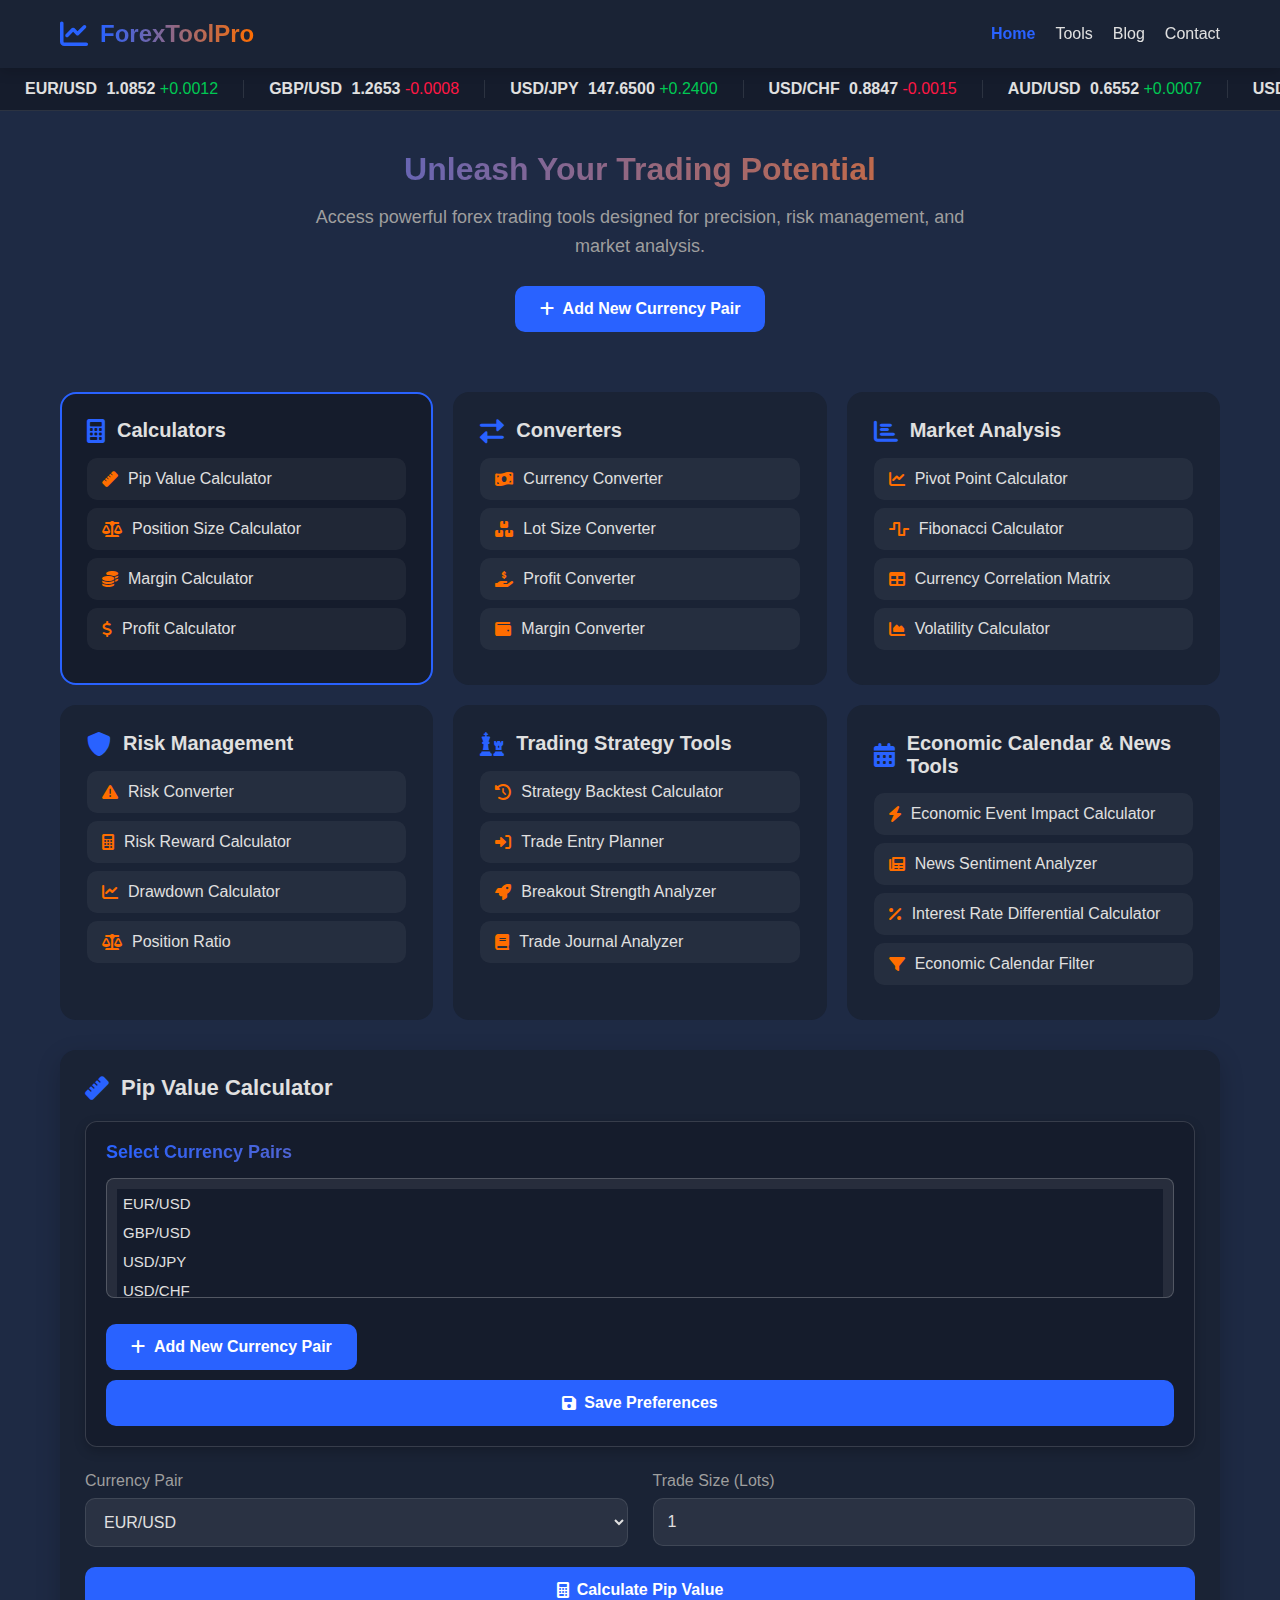
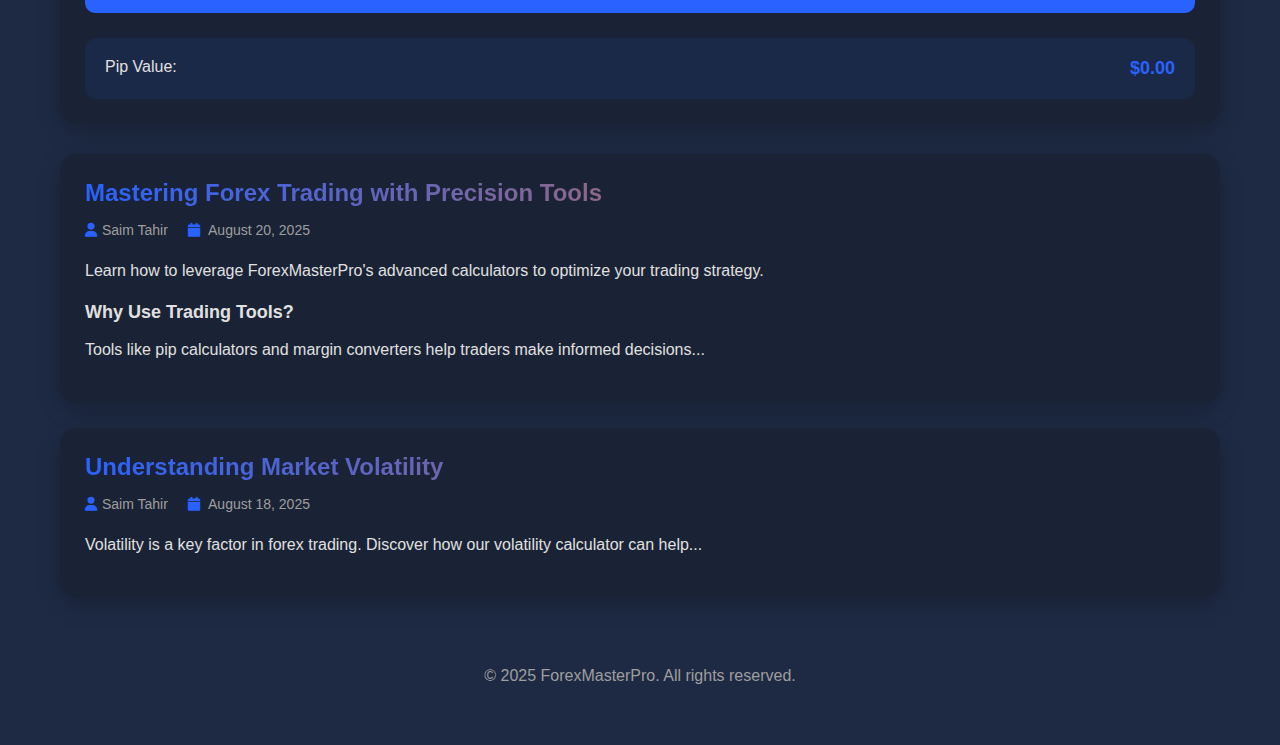
<file: Index.html>
<!DOCTYPE html>
<html lang="en">
<head>
    <meta charset="UTF-8">
    <meta name="viewport" content="width=device-width, initial-scale=1.0">
    <title>ForexMasterPro</title>
    <link rel="stylesheet" href="https://cdnjs.cloudflare.com/ajax/libs/font-awesome/6.0.0-beta3/css/all.min.css">
    <link rel="stylesheet" href="tools.css">
</head>
<body>
    <header>
        <div class="container">
            <div class="header-content">
                <div class="logo">
                    <i class="fas fa-chart-line"></i>
                    <h1>ForexToolPro</h1>
                </div>
                <nav class="nav-menu">
                    <a href="#" class="active">Home</a>
                    <a href="Index.html">Tools</a>
                    <a href="blog.html">Blog</a>
                    <a href="#">Contact</a>
                </nav>
                          </div>
        </div>
    </header>

    <div class="ticker-container">
        <div class="ticker-wrap">
            <div class="ticker"></div>
        </div>
    </div>

    <main class="container">
        <section class="hero">
            <h2>Unleash Your Trading Potential</h2>
            <p>Access powerful forex trading tools designed for precision, risk management, and market analysis.</p>
            <button class="btn" id="add-currency">
                <i class="fas fa-plus"></i> Add New Currency Pair
            </button>
        </section>

        <section class="categories">
            <div class="category active" data-category="calculators">
                <div class="category-header">
                    <i class="fas fa-calculator"></i>
                    <h2>Calculators</h2>
                </div>
                <ul class="tools-list">
                    <li class="tool-item" data-tool="pip-calculator"><i class="fas fa-ruler"></i><span>Pip Value Calculator</span></li>
                    <li class="tool-item" data-tool="position-calculator"><i class="fas fa-balance-scale"></i><span>Position Size Calculator</span></li>
                    <li class="tool-item" data-tool="margin-calculator"><i class="fas fa-coins"></i><span>Margin Calculator</span></li>
                    <li class="tool-item" data-tool="profit-calculator"><i class="fas fa-dollar-sign"></i><span>Profit Calculator</span></li>
                </ul>
            </div>
            <div class="category" data-category="converters">
                <div class="category-header">
                    <i class="fas fa-exchange-alt"></i>
                    <h2>Converters</h2>
                </div>
                <ul class="tools-list">
                    <li class="tool-item" data-tool="currency-converter"><i class="fas fa-money-bill-wave"></i><span>Currency Converter</span></li>
                    <li class="tool-item" data-tool="lot-converter"><i class="fas fa-boxes"></i><span>Lot Size Converter</span></li>
                    <li class="tool-item" data-tool="profit-converter"><i class="fas fa-hand-holding-usd"></i><span>Profit Converter</span></li>
                    <li class="tool-item" data-tool="margin-converter"><i class="fas fa-wallet"></i><span>Margin Converter</span></li>
                </ul>
            </div>
            <div class="category" data-category="market-analysis">
                <div class="category-header">
                    <i class="fas fa-chart-bar"></i>
                    <h2>Market Analysis</h2>
                </div>
                <ul class="tools-list">
                    <li class="tool-item" data-tool="pivot-calculator"><i class="fas fa-chart-line"></i><span>Pivot Point Calculator</span></li>
                    <li class="tool-item" data-tool="fibonacci-calculator"><i class="fas fa-wave-square"></i><span>Fibonacci Calculator</span></li>
                    <li class="tool-item" data-tool="correlation-matrix"><i class="fas fa-table"></i><span>Currency Correlation Matrix</span></li>
                    <li class="tool-item" data-tool="volatility-calculator"><i class="fas fa-chart-area"></i><span>Volatility Calculator</span></li>
                </ul>
            </div>
            <div class="category" data-category="risk-management">
                <div class="category-header">
                    <i class="fas fa-shield-alt"></i>
                    <h2>Risk Management</h2>
                </div>
                <ul class="tools-list">
                    <li class="tool-item" data-tool="risk-converter"><i class="fas fa-exclamation-triangle"></i><span>Risk Converter</span></li>
                    <li class="tool-item" data-tool="risk-calculator"><i class="fas fa-calculator"></i><span>Risk Reward Calculator</span></li>
                    <li class="tool-item" data-tool="drawdown-calculator"><i class="fas fa-chart-line"></i><span>Drawdown Calculator</span></li>
                    <li class="tool-item" data-tool="position-ratio"><i class="fas fa-balance-scale"></i><span>Position Ratio</span></li>
                </ul>
            </div>
            <div class="category" data-category="strategy-tools">
                <div class="category-header">
                    <i class="fas fa-chess"></i>
                    <h2>Trading Strategy Tools</h2>
                </div>
                <ul class="tools-list">
                    <li class="tool-item" data-tool="strategy-backtest"><i class="fas fa-history"></i><span>Strategy Backtest Calculator</span></li>
                    <li class="tool-item" data-tool="trade-entry-planner"><i class="fas fa-sign-in-alt"></i><span>Trade Entry Planner</span></li>
                    <li class="tool-item" data-tool="breakout-analyzer"><i class="fas fa-rocket"></i><span>Breakout Strength Analyzer</span></li>
                    <li class="tool-item" data-tool="trade-journal"><i class="fas fa-book"></i><span>Trade Journal Analyzer</span></li>
                </ul>
            </div>
            <div class="category" data-category="economic-tools">
                <div class="category-header">
                    <i class="fas fa-calendar-alt"></i>
                    <h2>Economic Calendar & News Tools</h2>
                </div>
                <ul class="tools-list">
                    <li class="tool-item" data-tool="economic-impact"><i class="fas fa-bolt"></i><span>Economic Event Impact Calculator</span></li>
                    <li class="tool-item" data-tool="news-sentiment"><i class="fas fa-newspaper"></i><span>News Sentiment Analyzer</span></li>
                    <li class="tool-item" data-tool="interest-rate"><i class="fas fa-percent"></i><span>Interest Rate Differential Calculator</span></li>
                    <li class="tool-item" data-tool="economic-calendar"><i class="fas fa-filter"></i><span>Economic Calendar Filter</span></li>
                </ul>
            </div>
        </section>

        <section class="tools-container">
            <div class="tool-content active" id="pip-calculator">
                <div class="tool-header">
                    <i class="fas fa-ruler"></i>
                    <h2>Pip Value Calculator</h2>
                </div>
                <div class="currency-selection-box">
                    <h3>Select Currency Pairs</h3>
                    <div class="form-group">
                        <select id="preferred-pairs-pip" multiple size="5"></select>
                    </div>
                    <button class="btn" id="add-currency-from-pip"><i class="fas fa-plus"></i> Add New Currency Pair</button>
                    <button class="btn btn-block" id="save-preferences-pip"><i class="fas fa-save"></i> Save Preferences</button>
                </div>
                <div class="grid">
                    <div class="form-group">
                        <label for="currency-pair">Currency Pair</label>
                        <select id="currency-pair"></select>
                    </div>
                    <div class="form-group">
                        <label for="trade-size">Trade Size (Lots)</label>
                        <input type="number" id="trade-size" value="1" min="0.01" step="0.01">
                    </div>
                </div>
                <button class="btn btn-block" id="calculate-pip"><i class="fas fa-calculator"></i> Calculate Pip Value</button>
                <div class="result-box">
                    <div class="result-item">
                        <span>Pip Value:</span>
                        <span class="result-value" id="pip-value-result">$0.00</span>
                    </div>
                </div>
            </div>
            <div class="tool-content" id="position-calculator">
                <div class="tool-header">
                    <i class="fas fa-balance-scale"></i>
                    <h2>Position Size Calculator</h2>
                </div>
                <div class="grid">
                    <div class="form-group">
                        <label for="account-balance">Account Balance ($)</label>
                        <input type="number" id="account-balance" value="10000" min="0">
                    </div>
                    <div class="form-group">
                        <label for="risk-percentage">Risk Percentage (%)</label>
                        <input type="number" id="risk-percentage" value="1" min="0" max="100" step="0.1">
                    </div>
                    <div class="form-group">
                        <label for="stop-loss">Stop Loss (Pips)</label>
                        <input type="number" id="stop-loss" value="50" min="1">
                    </div>
                </div>
                <button class="btn btn-block" id="calculate-position"><i class="fas fa-calculator"></i> Calculate Position Size</button>
                <div class="result-box">
                    <div class="result-item">
                        <span>Position Size:</span>
                        <span class="result-value" id="position-size-result">0 Lots</span>
                    </div>
                    <div class="result-item">
                        <span>Risk Amount:</span>
                        <span class="result-value" id="risk-amount-result">$0.00</span>
                    </div>
                </div>
            </div>
            <div class="tool-content" id="margin-calculator">
                <div class="tool-header">
                    <i class="fas fa-coins"></i>
                    <h2>Margin Calculator</h2>
                </div>
                <div class="currency-selection-box">
                    <h3>Select Currency Pairs</h3>
                    <div class="form-group">
                        <select id="preferred-pairs-margin" multiple size="5"></select>
                    </div>
                    <button class="btn" id="add-currency-from-margin"><i class="fas fa-plus"></i> Add New Currency Pair</button>
                    <button class="btn btn-block" id="save-preferences-margin"><i class="fas fa-save"></i> Save Preferences</button>
                </div>
                <div class="grid">
                    <div class="form-group">
                        <label for="margin-currency-pair">Currency Pair</label>
                        <select id="margin-currency-pair"></select>
                    </div>
                    <div class="form-group">
                        <label for="margin-trade-size">Trade Size (Lots)</label>
                        <input type="number" id="margin-trade-size" value="1" min="0.01" step="0.01">
                    </div>
                    <div class="form-group">
                        <label for="margin-leverage">Leverage</label>
                        <input type="number" id="margin-leverage" value="100" min="1">
                    </div>
                </div>
                <button class="btn btn-block" id="calculate-margin"><i class="fas fa-calculator"></i> Calculate Margin</button>
                <div class="result-box">
                    <div class="result-item">
                        <span>Margin Required:</span>
                        <span class="result-value" id="margin-required-result">$0.00</span>
                    </div>
                </div>
            </div>
            <div class="tool-content" id="profit-calculator">
                <div class="tool-header">
                    <i class="fas fa-dollar-sign"></i>
                    <h2>Profit Calculator</h2>
                </div>
                <div class="currency-selection-box">
                    <h3>Select Currency Pairs</h3>
                    <div class="form-group">
                        <select id="preferred-pairs-profit" multiple size="5"></select>
                    </div>
                    <button class="btn" id="add-currency-from-profit"><i class="fas fa-plus"></i> Add New Currency Pair</button>
                    <button class="btn btn-block" id="save-preferences-profit"><i class="fas fa-save"></i> Save Preferences</button>
                </div>
                <div class="grid">
                    <div class="form-group">
                        <label for="profit-currency-pair">Currency Pair</label>
                        <select id="profit-currency-pair"></select>
                    </div>
                    <div class="form-group">
                        <label for="profit-trade-size">Trade Size (Lots)</label>
                        <input type="number" id="profit-trade-size" value="1" min="0.01" step="0.01">
                    </div>
                    <div class="form-group">
                        <label for="profit-entry-price">Entry Price</label>
                        <input type="number" id="profit-entry-price" value="1.1000" step="0.0001">
                    </div>
                    <div class="form-group">
                        <label for="profit-exit-price">Exit Price</label>
                        <input type="number" id="profit-exit-price" value="1.1050" step="0.0001">
                    </div>
                </div>
                <button class="btn btn-block" id="calculate-profit"><i class="fas fa-calculator"></i> Calculate Profit</button>
                <div class="result-box">
                    <div class="result-item">
                        <span>Profit/Loss:</span>
                        <span class="result-value" id="profit-result">$0.00</span>
                    </div>
                    <div class="result-item">
                        <span>Pips:</span>
                        <span class="result-value" id="pips-result">0 pips</span>
                    </div>
                </div>
            </div>
            <div class="tool-content" id="currency-converter">
                <div class="tool-header">
                    <i class="fas fa-money-bill-wave"></i>
                    <h2>Currency Converter</h2>
                </div>
                <div class="currency-selection-box">
                    <h3>Select Currencies</h3>
                    <div class="form-group">
                        <select id="preferred-pairs-converter" multiple size="5"></select>
                    </div>
                    <button class="btn" id="add-currency-from-converter"><i class="fas fa-plus"></i> Add New Currency Pair</button>
                    <button class="btn btn-block" id="save-preferences-converter"><i class="fas fa-save"></i> Save Preferences</button>
                </div>
                <div class="grid">
                    <div class="form-group">
                        <label for="from-currency">From Currency</label>
                        <select id="from-currency"></select>
                    </div>
                    <div class="form-group">
                        <label for="to-currency">To Currency</label>
                        <select id="to-currency"></select>
                    </div>
                    <div class="form-group">
                        <label for="amount">Amount</label>
                        <input type="number" id="amount" value="1000" min="0">
                    </div>
                </div>
                <button class="btn btn-block" id="convert-currency"><i class="fas fa-exchange-alt"></i> Convert Currency</button>
                <div class="result-box">
                    <div class="result-item">
                        <span>Converted Amount:</span>
                        <span class="result-value" id="conversion-result">0.00</span>
                    </div>
                    <div class="result-item">
                        <span>Exchange Rate:</span>
                        <span class="result-value" id="exchange-rate">1 = 0</span>
                    </div>
                </div>
            </div>
            <div class="tool-content" id="lot-converter">
                <div class="tool-header">
                    <i class="fas fa-boxes"></i>
                    <h2>Lot Size Converter</h2>
                </div>
                <div class="grid">
                    <div class="form-group">
                        <label for="lot-amount">Amount</label>
                        <input type="number" id="lot-amount" value="1" min="0.01" step="0.01">
                    </div>
                    <div class="form-group">
                        <label for="from-lot-type">From Lot Type</label>
                        <select id="from-lot-type">
                            <option value="standard">Standard</option>
                            <option value="mini">Mini</option>
                            <option value="micro">Micro</option>
                        </select>
                    </div>
                    <div class="form-group">
                        <label for="to-lot-type">To Lot Type</label>
                        <select id="to-lot-type">
                            <option value="standard">Standard</option>
                            <option value="mini">Mini</option>
                            <option value="micro">Micro</option>
                        </select>
                    </div>
                </div>
                <button class="btn btn-block" id="convert-lot"><i class="fas fa-exchange-alt"></i> Convert Lot Size</button>
                <div class="result-box">
                    <div class="result-item">
                        <span>Converted Lot Size:</span>
                        <span class="result-value" id="lot-conversion-result">0</span>
                    </div>
                    <div class="result-item">
                        <span>Units:</span>
                        <span class="result-value" id="units-result">0 units</span>
                    </div>
                </div>
            </div>
            <div class="tool-content" id="profit-converter">
                <div class="tool-header">
                    <i class="fas fa-hand-holding-usd"></i>
                    <h2>Profit Converter</h2>
                </div>
                <div class="currency-selection-box">
                    <h3>Select Currencies</h3>
                    <div class="form-group">
                        <select id="preferred-pairs-profit-converter" multiple size="5"></select>
                    </div>
                    <button class="btn" id="add-currency-from-profit-converter"><i class="fas fa-plus"></i> Add New Currency Pair</button>
                    <button class="btn btn-block" id="save-preferences-profit-converter"><i class="fas fa-save"></i> Save Preferences</button>
                </div>
                <div class="grid">
                    <div class="form-group">
                        <label for="profit-amount">Profit Amount</label>
                        <input type="number" id="profit-amount" value="1000" min="0">
                    </div>
                    <div class="form-group">
                        <label for="profit-base-currency">Base Currency</label>
                        <select id="profit-base-currency"></select>
                    </div>
                    <div class="form-group">
                        <label for="profit-target-currency">Target Currency</label>
                        <select id="profit-target-currency"></select>
                    </div>
                </div>
                <button class="btn btn-block" id="convert-profit"><i class="fas fa-exchange-alt"></i> Convert Profit</button>
                <div class="result-box">
                    <div class="result-item">
                        <span>Converted Profit:</span>
                        <span class="result-value" id="profit-conversion-result">0.00</span>
                    </div>
                    <div class="result-item">
                        <span>Exchange Rate:</span>
                        <span class="result-value" id="profit-exchange-rate">1 = 0</span>
                    </div>
                </div>
            </div>
            <div class="tool-content" id="margin-converter">
                <div class="tool-header">
                    <i class="fas fa-wallet"></i>
                    <h2>Margin Converter</h2>
                </div>
                <div class="currency-selection-box">
                    <h3>Select Currencies</h3>
                    <div class="form-group">
                        <select id="preferred-pairs-margin-converter" multiple size="5"></select>
                    </div>
                    <button class="btn" id="add-currency-from-margin-converter"><i class="fas fa-plus"></i> Add New Currency Pair</button>
                    <button class="btn btn-block" id="save-preferences-margin-converter"><i class="fas fa-save"></i> Save Preferences</button>
                </div>
                <div class="grid">
                    <div class="form-group">
                        <label for="margin-amount">Margin Amount</label>
                        <input type="number" id="margin-amount" value="1000" min="0">
                    </div>
                    <div class="form-group">
                        <label for="margin-original-currency">Original Currency</label>
                        <select id="margin-original-currency"></select>
                    </div>
                    <div class="form-group">
                        <label for="margin-target-currency">Target Currency</label>
                        <select id="margin-target-currency"></select>
                    </div>
                </div>
                <button class="btn btn-block" id="convert-margin"><i class="fas fa-exchange-alt"></i> Convert Margin</button>
                <div class="result-box">
                    <div class="result-item">
                        <span>Converted Margin:</span>
                        <span class="result-value" id="margin-conversion-result">0.00</span>
                    </div>
                    <div class="result-item">
                        <span>Exchange Rate:</span>
                        <span class="result-value" id="margin-exchange-rate">1 = 0</span>
                    </div>
                </div>
            </div>
            <div class="tool-content" id="pivot-calculator">
                <div class="tool-header">
                    <i class="fas fa-chart-line"></i>
                    <h2>Pivot Point Calculator</h2>
                </div>
                <div class="grid">
                    <div class="form-group">
                        <label for="pivot-high">High Price</label>
                        <input type="number" id="pivot-high" value="1.2000" step="0.0001">
                    </div>
                    <div class="form-group">
                        <label for="pivot-low">Low Price</label>
                        <input type="number" id="pivot-low" value="1.1800" step="0.0001">
                    </div>
                    <div class="form-group">
                        <label for="pivot-close">Close Price</label>
                        <input type="number" id="pivot-close" value="1.1900" step="0.0001">
                    </div>
                </div>
                <button class="btn btn-block" id="calculate-pivot"><i class="fas fa-calculator"></i> Calculate Pivot Points</button>
                <div class="result-box">
                    <div class="result-item">
                        <span>Pivot Point:</span>
                        <span class="result-value" id="pivot-point-result">0.0000</span>
                    </div>
                    <div class="result-item">
                        <span>Resistance 1:</span>
                        <span class="result-value" id="pivot-r1-result">0.0000</span>
                    </div>
                    <div class="result-item">
                        <span>Support 1:</span>
                        <span class="result-value" id="pivot-s1-result">0.0000</span>
                    </div>
                </div>
            </div>
            <div class="tool-content" id="fibonacci-calculator">
                <div class="tool-header">
                    <i class="fas fa-wave-square"></i>
                    <h2>Fibonacci Calculator</h2>
                </div>
                <div class="grid">
                    <div class="form-group">
                        <label for="fib-high">High Price</label>
                        <input type="number" id="fib-high" value="1.2000" step="0.0001">
                    </div>
                    <div class="form-group">
                        <label for="fib-low">Low Price</label>
                        <input type="number" id="fib-low" value="1.1800" step="0.0001">
                    </div>
                </div>
                <button class="btn btn-block" id="calculate-fibonacci"><i class="fas fa-calculator"></i> Calculate Fibonacci Levels</button>
                <div class="result-box">
                    <div class="result-item">
                        <span>23.6% Level:</span>
                        <span class="result-value" id="fib-23-result">0.0000</span>
                    </div>
                    <div class="result-item">
                        <span>38.2% Level:</span>
                        <span class="result-value" id="fib-38-result">0.0000</span>
                    </div>
                    <div class="result-item">
                        <span>50% Level:</span>
                        <span class="result-value" id="fib-50-result">0.0000</span>
                    </div>
                    <div class="result-item">
                        <span>61.8% Level:</span>
                        <span class="result-value" id="fib-61-result">0.0000</span>
                    </div>
                </div>
            </div>
            <div class="tool-content" id="correlation-matrix">
                <div class="tool-header">
                    <i class="fas fa-table"></i>
                    <h2>Currency Correlation Matrix</h2>
                </div>
                <div class="currency-selection-box">
                    <h3>Select Currency Pairs</h3>
                    <div class="form-group">
                        <select id="preferred-pairs-correlation" multiple size="5"></select>
                    </div>
                    <button class="btn" id="add-currency-from-correlation"><i class="fas fa-plus"></i> Add New Currency Pair</button>
                    <button class="btn btn-block" id="save-preferences-correlation"><i class="fas fa-save"></i> Save Preferences</button>
                </div>
                <div class="grid">
                    <div class="form-group">
                        <label for="correlation-pair1">Currency Pair 1</label>
                        <select id="correlation-pair1"></select>
                    </div>
                    <div class="form-group">
                        <label for="correlation-pair2">Currency Pair 2</label>
                        <select id="correlation-pair2"></select>
                    </div>
                    <div class="form-group">
                        <label for="correlation-period">Period</label>
                        <select id="correlation-period">
                            <option value="1h">1 Hour</option>
                            <option value="1d">1 Day</option>
                            <option value="1w">1 Week</option>
                            <option value="1m">1 Month</option>
                        </select>
                    </div>
                </div>
                <button class="btn btn-block" id="calculate-correlation"><i class="fas fa-calculator"></i> Calculate Correlation</button>
                <div class="result-box">
                    <div class="result-item">
                        <span>Correlation Coefficient:</span>
                        <span class="result-value" id="correlation-result">0.00</span>
                    </div>
                    <div class="result-item">
                        <span>Correlation Strength:</span>
                        <span class="result-value" id="correlation-strength-result">N/A</span>
                    </div>
                </div>
            </div>
            <div class="tool-content" id="volatility-calculator">
                <div class="tool-header">
                    <i class="fas fa-chart-area"></i>
                    <h2>Volatility Calculator</h2>
                </div>
                <div class="grid">
                    <div class="form-group">
                        <label for="high-price">High Price</label>
                        <input type="number" id="high-price" value="1.2000" step="0.0001">
                    </div>
                    <div class="form-group">
                        <label for="low-price">Low Price</label>
                        <input type="number" id="low-price" value="1.1800" step="0.0001">
                    </div>
                    <div class="form-group">
                        <label for="period">Period (Days)</label>
                        <input type="number" id="period" value="7" min="1">
                    </div>
                </div>
                <button class="btn btn-block" id="calculate-volatility"><i class="fas fa-calculator"></i> Calculate Volatility</button>
                <div class="result-box">
                    <div class="result-item">
                        <span>Price Range:</span>
                        <span class="result-value" id="price-range">0.0000</span>
                    </div>
                    <div class="result-item">
                        <span>Volatility (Pips):</span>
                        <span class="result-value" id="volatility-pips">0 pips</span>
                    </div>
                    <div class="result-item">
                        <span>Volatility (%):</span>
                        <span class="result-value" id="volatility-percentage">0%</span>
                    </div>
                </div>
            </div>
            <div class="tool-content" id="risk-converter">
                <div class="tool-header">
                    <i class="fas fa-exclamation-triangle"></i>
                    <h2>Risk Converter</h2>
                </div>
                <div class="currency-selection-box">
                    <h3>Select Account Currency</h3>
                    <div class="form-group">
                        <select id="preferred-pairs-risk-converter" multiple size="5"></select>
                    </div>
                    <button class="btn" id="add-currency-from-risk-converter"><i class="fas fa-plus"></i> Add New Currency Pair</button>
                    <button class="btn btn-block" id="save-preferences-risk-converter"><i class="fas fa-save"></i> Save Preferences</button>
                </div>
                <div class="grid">
                    <div class="form-group">
                        <label for="risk-amount">Risk Amount</label>
                        <input type="number" id="risk-amount" value="100" min="0">
                    </div>
                    <div class="form-group">
                        <label for="risk-percentage-converter">Risk Percentage (%)</label>
                        <input type="number" id="risk-percentage-converter" value="1" min="0" max="100" step="0.1">
                    </div>
                    <div class="form-group">
                        <label for="risk-currency">Account Currency</label>
                        <select id="risk-currency"></select>
                    </div>
                </div>
                <button class="btn btn-block" id="convert-risk"><i class="fas fa-exchange-alt"></i> Calculate Risk</button>
                <div class="result-box">
                    <div class="result-item">
                        <span>Account Size:</span>
                        <span class="result-value" id="account-size-result">$0.00</span>
                    </div>
                    <div class="result-item">
                        <span>Risk Percentage:</span>
                        <span class="result-value" id="risk-percentage-result">0%</span>
                    </div>
                </div>
            </div>
            <div class="tool-content" id="risk-calculator">
                <div class="tool-header">
                    <i class="fas fa-calculator"></i>
                    <h2>Risk Reward Calculator</h2>
                </div>
                <div class="grid">
                    <div class="form-group">
                        <label for="risk-amount-ratio">Risk Amount ($)</label>
                        <input type="number" id="risk-amount-ratio" value="100" min="0">
                    </div>
                    <div class="form-group">
                        <label for="reward-amount">Reward Amount ($)</label>
                        <input type="number" id="reward-amount" value="300" min="0">
                    </div>
                </div>
                <button class="btn btn-block" id="calculate-risk-reward"><i class="fas fa-calculator"></i> Calculate Risk-Reward</button>
                <div class="result-box">
                    <div class="result-item">
                        <span>Risk-Reward Ratio:</span>
                        <span class="result-value" id="risk-reward-result">1:0</span>
                    </div>
                </div>
            </div>
            <div class="tool-content" id="drawdown-calculator">
                <div class="tool-header">
                    <i class="fas fa-chart-line"></i>
                    <h2>Drawdown Calculator</h2>
                </div>
                <div class="grid">
                    <div class="form-group">
                        <label for="initial-balance">Initial Balance ($)</label>
                        <input type="number" id="initial-balance" value="10000" min="0">
                    </div>
                    <div class="form-group">
                        <label for="current-balance">Current Balance ($)</label>
                        <input type="number" id="current-balance" value="9000" min="0">
                    </div>
                </div>
                <button class="btn btn-block" id="calculate-drawdown"><i class="fas fa-calculator"></i> Calculate Drawdown</button>
                <div class="result-box">
                    <div class="result-item">
                        <span>Drawdown Amount:</span>
                        <span class="result-value" id="drawdown-amount-result">$0.00</span>
                    </div>
                    <div class="result-item">
                        <span>Drawdown Percentage:</span>
                        <span class="result-value" id="drawdown-percentage-result">0%</span>
                    </div>
                </div>
            </div>
            <div class="tool-content" id="position-ratio">
                <div class="tool-header">
                    <i class="fas fa-balance-scale"></i>
                    <h2>Position Ratio</h2>
                </div>
                <div class="grid">
                    <div class="form-group">
                        <label for="total-account">Total Account Balance ($)</label>
                        <input type="number" id="total-account" value="10000" min="0">
                    </div>
                    <div class="form-group">
                        <label for="position-size">Position Size ($)</label>
                        <input type="number" id="position-size" value="1000" min="0">
                    </div>
                </div>
                <button class="btn btn-block" id="calculate-position-ratio"><i class="fas fa-calculator"></i> Calculate Position Ratio</button>
                <div class="result-box">
                    <div class="result-item">
                        <span>Position Ratio:</span>
                        <span class="result-value" id="position-ratio-result">0%</span>
                    </div>
                </div>
            </div>
            <div class="tool-content" id="strategy-backtest">
                <div class="tool-header">
                    <i class="fas fa-history"></i>
                    <h2>Strategy Backtest Calculator</h2>
                </div>
                <div class="currency-selection-box">
                    <h3>Select Account Currency</h3>
                    <div class="form-group">
                        <select id="preferred-pairs-strategy-backtest" multiple size="5"></select>
                    </div>
                    <button class="btn" id="add-currency-from-strategy-backtest"><i class="fas fa-plus"></i> Add New Currency Pair</button>
                    <button class="btn btn-block" id="save-preferences-strategy-backtest"><i class="fas fa-save"></i> Save Preferences</button>
                </div>
                <div class="grid">
                    <div class="form-group">
                        <label for="win-rate">Win Rate (%)</label>
                        <input type="number" id="win-rate" value="60" min="0" max="100" step="0.1">
                    </div>
                    <div class="form-group">
                        <label for="avg-profit">Average Profit per Win</label>
                        <input type="number" id="avg-profit" value="100" min="0" step="0.01">
                    </div>
                    <div class="form-group">
                        <label for="avg-loss">Average Loss per Loss</label>
                        <input type="number" id="avg-loss" value="50" min="0" step="0.01">
                    </div>
                    <div class="form-group">
                        <label for="num-trades">Number of Trades</label>
                        <input type="number" id="num-trades" value="100" min="1">
                    </div>
                    <div class="form-group">
                        <label for="initial-capital">Initial Capital</label>
                        <input type="number" id="initial-capital" value="10000" min="1">
                    </div>
                    <div class="form-group">
                        <label for="account-currency">Account Currency</label>
                        <select id="account-currency"></select>
                    </div>
                </div>
                <button class="btn btn-block" id="calculate-strategy-backtest"><i class="fas fa-calculator"></i> Calculate Backtest</button>
                <div class="result-box">
                    <div class="result-item">
                        <span>Expected Profit/Loss:</span>
                        <span class="result-value" id="backtest-profit-result">$0.00</span>
                    </div>
                    <div class="result-item">
                        <span>Win/Loss Ratio:</span>
                        <span class="result-value" id="backtest-ratio-result">0:0</span>
                    </div>
                    <div class="result-item">
                        <span>Total Return:</span>
                        <span class="result-value" id="backtest-return-result">0%</span>
                    </div>
                </div>
            </div>
            <div class="tool-content" id="trade-entry-planner">
                <div class="tool-header">
                    <i class="fas fa-sign-in-alt"></i>
                    <h2>Trade Entry Planner</h2>
                </div>
                <div class="currency-selection-box">
                    <h3>Select Currency Pairs</h3>
                    <div class="form-group">
                        <select id="preferred-pairs-trade-entry" multiple size="5"></select>
                    </div>
                    <button class="btn" id="add-currency-from-trade-entry"><i class="fas fa-plus"></i> Add New Currency Pair</button>
                    <button class="btn btn-block" id="save-preferences-trade-entry"><i class="fas fa-save"></i> Save Preferences</button>
                </div>
                <div class="grid">
                    <div class="form-group">
                        <label for="entry-currency-pair">Currency Pair</label>
                        <select id="entry-currency-pair"></select>
                    </div>
                    <div class="form-group">
                        <label for="entry-price">Entry Price</label>
                        <input type="number" id="entry-price" value="1.1000" step="0.0001">
                    </div>
                    <div class="form-group">
                        <label for="stop-loss-price">Stop Loss Price</label>
                        <input type="number" id="stop-loss-price" value="1.0950" step="0.0001">
                    </div>
                    <div class="form-group">
                        <label for="risk-reward-ratio">Target Risk-Reward Ratio</label>
                        <input type="number" id="risk-reward-ratio" value="2" min="0.1" step="0.1">
                    </div>
                </div>
                <button class="btn btn-block" id="calculate-trade-entry"><i class="fas fa-calculator"></i> Plan Trade Entry</button>
                <div class="result-box">
                    <div class="result-item">
                        <span>Target Price:</span>
                        <span class="result-value" id="target-price-result">0.0000</span>
                    </div>
                    <div class="result-item">
                        <span>Potential Profit:</span>
                        <span class="result-value" id="potential-profit-result">$0.00</span>
                    </div>
                    <div class="result-item">
                        <span>Risk Amount:</span>
                        <span class="result-value" id="entry-risk-result">$0.00</span>
                    </div>
                    <div class="result-item">
                        <span>Position Size:</span>
                        <span class="result-value" id="entry-position-result">0 Lots</span>
                    </div>
                </div>
            </div>
            <div class="tool-content" id="breakout-analyzer">
                <div class="tool-header">
                    <i class="fas fa-rocket"></i>
                    <h2>Breakout Strength Analyzer</h2>
                </div>
                <div class="currency-selection-box">
                    <h3>Select Currency Pairs</h3>
                    <div class="form-group">
                        <select id="preferred-pairs-breakout" multiple size="5"></select>
                    </div>
                    <button class="btn" id="add-currency-from-breakout"><i class="fas fa-plus"></i> Add New Currency Pair</button>
                    <button class="btn btn-block" id="save-preferences-breakout"><i class="fas fa-save"></i> Save Preferences</button>
                </div>
                <div class="grid">
                    <div class="form-group">
                        <label for="breakout-currency-pair">Currency Pair</label>
                        <select id="breakout-currency-pair"></select>
                    </div>
                    <div class="form-group">
                        <label for="breakout-price">Breakout Price</label>
                        <input type="number" id="breakout-price" value="1.2000" step="0.0001">
                    </div>
                    <div class="form-group">
                        <label for="historical-high">Historical High</label>
                        <input type="number" id="historical-high" value="1.1950" step="0.0001">
                    </div>
                    <div class="form-group">
                        <label for="historical-low">Historical Low</label>
                        <input type="number" id="historical-low" value="1.1800" step="0.0001">
                    </div>
                    <div class="form-group">
                        <label for="breakout-period">Period (Days)</label>
                        <input type="number" id="breakout-period" value="7" min="1">
                    </div>
                </div>
                <button class="btn btn-block" id="calculate-breakout"><i class="fas fa-calculator"></i> Analyze Breakout</button>
                <div class="result-box">
                    <div class="result-item">
                        <span>Breakout Strength Score:</span>
                        <span class="result-value" id="breakout-strength-result">0</span>
                    </div>
                    <div class="result-item">
                        <span>Continuation Probability:</span>
                        <span class="result-value" id="continuation-probability-result">0%</span>
                    </div>
                    <div class="result-item">
                        <span>Suggested Stop Loss:</span>
                        <span class="result-value" id="breakout-stop-loss-result">0 pips</span>
                    </div>
                </div>
            </div>
            <div class="tool-content" id="trade-journal">
                <div class="tool-header">
                    <i class="fas fa-book"></i>
                    <h2>Trade Journal Analyzer</h2>
                </div>
                <div class="currency-selection-box">
                    <h3>Select Currency Pairs</h3>
                    <div class="form-group">
                        <select id="preferred-pairs-trade-journal" multiple size="5"></select>
                    </div>
                    <button class="btn" id="add-currency-from-trade-journal"><i class="fas fa-plus"></i> Add New Currency Pair</button>
                    <button class="btn btn-block" id="save-preferences-trade-journal"><i class="fas fa-save"></i> Save Preferences</button>
                </div>
                <div class="grid">
                    <div class="form-group">
                        <label for="journal-currency-pair">Currency Pair</label>
                        <select id="journal-currency-pair"></select>
                    </div>
                    <div class="form-group">
                        <label for="total-trades">Total Trades</label>
                        <input type="number" id="total-trades" value="100" min="1">
                    </div>
                    <div class="form-group">
                        <label for="profitable-trades">Profitable Trades</label>
                        <input type="number" id="profitable-trades" value="60" min="0">
                    </div>
                    <div class="form-group">
                        <label for="journal-avg-profit">Average Profit per Trade</label>
                        <input type="number" id="journal-avg-profit" value="100" min="0" step="0.01">
                    </div>
                    <div class="form-group">
                        <label for="journal-avg-loss">Average Loss per Trade</label>
                        <input type="number" id="journal-avg-loss" value="50" min="0" step="0.01">
                    </div>
                </div>
                <button class="btn btn-block" id="calculate-journal"><i class="fas fa-calculator"></i> Analyze Journal</button>
                <div class="result-box">
                    <div class="result-item">
                        <span>Success Rate:</span>
                        <span class="result-value" id="journal-success-result">0%</span>
                    </div>
                    <div class="result-item">
                        <span>Net Profit:</span>
                        <span class="result-value" id="journal-profit-result">$0.00</span>
                    </div>
                    <div class="result-item">
                        <span>Recommendation:</span>
                        <span class="result-value" id="journal-recommendation-result">N/A</span>
                    </div>
                </div>
            </div>
            <div class="tool-content" id="economic-impact">
                <div class="tool-header">
                    <i class="fas fa-bolt"></i>
                    <h2>Economic Event Impact Calculator</h2>
                </div>
                <div class="currency-selection-box">
                    <h3>Select Currency Pairs</h3>
                    <div class="form-group">
                        <select id="preferred-pairs-economic-impact" multiple size="5"></select>
                    </div>
                    <button class="btn" id="add-currency-from-economic-impact"><i class="fas fa-plus"></i> Add New Currency Pair</button>
                    <button class="btn btn-block" id="save-preferences-economic-impact"><i class="fas fa-save"></i> Save Preferences</button>
                </div>
                <div class="grid">
                    <div class="form-group">
                        <label for="economic-pair">Currency Pair</label>
                        <select id="economic-pair"></select>
                    </div>
                    <div class="form-group">
                        <label for="event-type">Event Type</label>
                        <select id="event-type">
                            <option value="nfp">Non-Farm Payroll</option>
                            <option value="interest-rate">Interest Rate Decision</option>
                            <option value="gdp">GDP Release</option>
                            <option value="cpi">CPI (Inflation)</option>
                        </select>
                    </div>
                    <div class="form-group">
                        <label for="expected-data">Expected Data (%)</label>
                        <input type="number" id="expected-data" value="0.5" step="0.1">
                    </div>
                    <div class="form-group">
                        <label for="actual-data">Actual Data (%)</label>
                        <input type="number" id="actual-data" value="0.7" step="0.1">
                    </div>
                    <div class="form-group">
                        <label for="volatility-factor">Volatility Factor (1-10)</label>
                        <input type="number" id="volatility-factor" value="5" min="1" max="10">
                    </div>
                </div>
                <button class="btn btn-block" id="calculate-economic-impact"><i class="fas fa-calculator"></i> Calculate Impact</button>
                <div class="result-box">
                    <div class="result-item">
                        <span>Estimated Pip Movement:</span>
                        <span class="result-value" id="impact-pips-result">0 pips</span>
                    </div>
                    <div class="result-item">
                        <span>Suggested Risk Level:</span>
                        <span class="result-value" id="impact-risk-result">Moderate</span>
                    </div>
                    <div class="result-item">
                        <span>Event Impact Score:</span>
                        <span class="result-value" id="impact-score-result">0</span>
                    </div>
                </div>
            </div>
            <div class="tool-content" id="news-sentiment">
                <div class="tool-header">
                    <i class="fas fa-newspaper"></i>
                    <h2>News Sentiment Analyzer</h2>
                </div>
                <div class="currency-selection-box">
                    <h3>Select Currency Pairs</h3>
                    <div class="form-group">
                        <select id="preferred-pairs-news-sentiment" multiple size="5"></select>
                    </div>
                    <button class="btn" id="add-currency-from-news-sentiment"><i class="fas fa-plus"></i> Add New Currency Pair</button>
                    <button class="btn btn-block" id="save-preferences-news-sentiment"><i class="fas fa-save"></i> Save Preferences</button>
                </div>
                <div class="grid">
                    <div class="form-group">
                        <label for="news-currency-pair">Currency Pair</label>
                        <select id="news-currency-pair"></select>
                    </div>
                    <div class="form-group">
                        <label for="news-headline">News Headline</label>
                        <textarea id="news-headline" rows="4" placeholder="Enter news headline..."></textarea>
                    </div>
                    <div class="form-group">
                        <label for="sentiment-weight">Sentiment Weight</label>
                        <select id="sentiment-weight">
                            <option value="positive">Positive</option>
                            <option value="negative">Negative</option>
                            <option value="neutral">Neutral</option>
                        </select>
                    </div>
                    <div class="form-group">
                        <label for="news-timeframe">Timeframe</label>
                        <select id="news-timeframe">
                            <option value="1h">1 Hour</option>
                            <option value="1d">1 Day</option>
                            <option value="1w">1 Week</option>
                        </select>
                    </div>
                </div>
                <button class="btn btn-block" id="calculate-news-sentiment"><i class="fas fa-calculator"></i> Analyze Sentiment</button>
                <div class="result-box">
                    <div class="result-item">
                        <span>Sentiment Score:</span>
                        <span class="result-value" id="sentiment-score-result">0</span>
                    </div>
                    <div class="result-item">
                        <span>Predicted Direction:</span>
                        <span class="result-value" id="sentiment-direction-result">N/A</span>
                    </div>
                    <div class="result-item">
                        <span>Confidence Level:</span>
                        <span class="result-value" id="sentiment-confidence-result">0%</span>
                    </div>
                </div>
            </div>
            <div class="tool-content" id="interest-rate">
                <div class="tool-header">
                    <i class="fas fa-percent"></i>
                    <h2>Interest Rate Differential Calculator</h2>
                </div>
                <div class="currency-selection-box">
                    <h3>Select Currency Pairs</h3>
                    <div class="form-group">
                        <select id="preferred-pairs-interest-rate" multiple size="5"></select>
                    </div>
                    <button class="btn" id="add-currency-from-interest-rate"><i class="fas fa-plus"></i> Add New Currency Pair</button>
                    <button class="btn btn-block" id="save-preferences-interest-rate"><i class="fas fa-save"></i> Save Preferences</button>
                </div>
                <div class="grid">
                    <div class="form-group">
                        <label for="interest-currency-pair">Currency Pair</label>
                        <select id="interest-currency-pair"></select>
                    </div>
                    <div class="form-group">
                        <label for="base-interest-rate">Base Currency Interest Rate (%)</label>
                        <input type="number" id="base-interest-rate" value="2.5" step="0.1">
                    </div>
                    <div class="form-group">
                        <label for="quote-interest-rate">Quote Currency Interest Rate (%)</label>
                        <input type="number" id="quote-interest-rate" value="1.5" step="0.1">
                    </div>
                    <div class="form-group">
                        <label for="interest-trade-size">Trade Size (Lots)</label>
                        <input type="number" id="interest-trade-size" value="1" min="0.01" step="0.01">
                    </div>
                    <div class="form-group">
                        <label for="holding-period">Holding Period (Days)</label>
                        <input type="number" id="holding-period" value="30" min="1">
                    </div>
                </div>
                <button class="btn btn-block" id="calculate-interest-rate"><i class="fas fa-calculator"></i> Calculate Interest</button>
                <div class="result-box">
                    <div class="result-item">
                        <span>Daily Interest:</span>
                        <span class="result-value" id="daily-interest-result">$0.00</span>
                    </div>
                    <div class="result-item">
                        <span>Weekly Interest:</span>
                        <span class="result-value" id="weekly-interest-result">$0.00</span>
                    </div>
                    <div class="result-item">
                        <span>Annualized Return:</span>
                        <span class="result-value" id="annualized-return-result">0%</span>
                    </div>
                </div>
            </div>
            <div class="tool-content" id="economic-calendar">
                <div class="tool-header">
                    <i class="fas fa-filter"></i>
                    <h2>Economic Calendar Filter</h2>
                </div>
                <div class="currency-selection-box">
                    <h3>Select Currencies</h3>
                    <div class="form-group">
                        <select id="preferred-pairs-economic-calendar" multiple size="5"></select>
                    </div>
                    <button class="btn" id="add-currency-from-economic-calendar"><i class="fas fa-plus"></i> Add New Currency Pair</button>
                    <button class="btn btn-block" id="save-preferences-economic-calendar"><i class="fas fa-save"></i> Save Preferences</button>
                </div>
                <div class="grid">
                    <div class="form-group">
                        <label for="calendar-currency">Currency</label>
                        <select id="calendar-currency"></select>
                    </div>
                    <div class="form-group">
                        <label for="impact-level">Impact Level</label>
                        <select id="impact-level">
                            <option value="low">Low</option>
                            <option value="medium">Medium</option>
                            <option value="high">High</option>
                        </select>
                    </div>
                    <div class="form-group">
                        <label for="date-range">Date Range</label>
                        <select id="date-range">
                            <option value="today">Today</option>
                            <option value="this-week">This Week</option>
                            <option value="this-month">This Month</option>
                        </select>
                    </div>
                </div>
                <button class="btn btn-block" id="filter-calendar"><i class="fas fa-filter"></i> Filter Events</button>
                <div class="result-box">
                    <div class="result-item">
                        <span>Upcoming Events:</span>
                        <span class="result-value" id="calendar-events-result">None</span>
                    </div>
                    <div class="result-item">
                        <span>Market Impact:</span>
                        <span class="result-value" id="calendar-impact-result">N/A</span>
                    </div>
                    <div class="result-item">
                        <span>Trading Window:</span>
                        <span class="result-value" id="calendar-window-result">N/A</span>
                    </div>
                </div>
            </div>
        </section>

        <section class="blog-posts">
            <div class="blog-post">
                <h2>Mastering Forex Trading with Precision Tools</h2>
                <div class="blog-meta">
                    <span><i class="fas fa-user"></i>Saim Tahir</span>
                    <span><i class="fas fa-calendar"></i> August 20, 2025</span>
                </div>
                <div class="blog-content">
                    <p>Learn how to leverage ForexMasterPro's advanced calculators to optimize your trading strategy.</p>
                    <h3>Why Use Trading Tools?</h3>
                    <p>Tools like pip calculators and margin converters help traders make informed decisions...</p>
                </div>
            </div>
            <div class="blog-post">
                <h2>Understanding Market Volatility</h2>
                <div class="blog-meta">
                    <span><i class="fas fa-user"></i>Saim Tahir</span>
                    <span><i class="fas fa-calendar"></i> August 18, 2025</span>
                </div>
                <div class="blog-content">
                    <p>Volatility is a key factor in forex trading. Discover how our volatility calculator can help...</p>
                </div>
            </div>
        </section>
    </main>

    <div class="modal" id="add-currency-modal">
        <div class="modal-content">
            <div class="modal-header">
                <h2>Add New Currency Pair</h2>
                <button class="modal-close"><i class="fas fa-times"></i></button>
            </div>
            <div class="form-group">
                <label for="new-currency-pair">Currency Pair (e.g., USD/INR)</label>
                <input type="text" id="new-currency-pair" placeholder="USD/INR">
            </div>
            <div class="form-group">
                <label for="new-exchange-rate">Exchange Rate</label>
                <input type="number" id="new-exchange-rate" placeholder="Enter exchange rate" step="0.0001">
            </div>
            <button class="btn btn-block" id="save-currency"><i class="fas fa-save"></i> Save Currency Pair</button>
        </div>
    </div>

    <footer>
        <p>&copy; 2025 ForexMasterPro. All rights reserved.</p>
    </footer>

    <script src="tools.js"></script>
</body>
</html>
</file>
<file: tools.css>
* {
    margin: 0;
    padding: 0;
    box-sizing: border-box;
    font-family: 'Segoe UI', Tahoma, Geneva, Verdana, sans-serif;
}

:root {
    --primary: #2962ff;
    --primary-dark: #0039cb;
    --secondary: #ff6d00;
    --dark-bg: #1e2a44;
    --dark-card: #1a2335;
    --darker-card: #151c2c;
    --text: #e0e0e0;
    --text-muted: #9e9e9e;
    --success: #00c853;
    --danger: #ff1744;
    --warning: #ffab00;
}

body {
    background: var(--dark-bg);
    color: var(--text);
    min-height: 100vh;
    padding-bottom: 40px;
}

.container {
    max-width: 1200px;
    margin: 0 auto;
    padding: 0 20px;
}

header {
    background: var(--dark-card);
    padding: 20px 0;
    box-shadow: 0 4px 12px rgba(0, 0, 0, 0.15);
    position: sticky;
    top: 0;
    z-index: 100;
}

.header-content {
    display: flex;
    justify-content: space-between;
    align-items: center;
}

.logo {
    display: flex;
    align-items: center;
    gap: 12px;
}

.logo i {
    color: var(--primary);
    font-size: 28px;
}

.logo h1 {
    font-size: 24px;
    font-weight: 700;
    background: linear-gradient(to right, var(--primary), var(--secondary));
    -webkit-background-clip: text;
    -webkit-text-fill-color: transparent;
}

.nav-menu {
    display: flex;
    gap: 20px;
}

.nav-menu a {
    color: var(--text);
    text-decoration: none;
    font-size: 16px;
    font-weight: 500;
    transition: color 0.2s ease;
}

.nav-menu a:hover {
    color: var(--primary);
}

.nav-menu a.active {
    color: var(--primary);
    font-weight: 600;
}

.developer {
    font-size: 14px;
    color: var(--text-muted);
    text-align: right;
}

.developer span {
    color: var(--secondary);
    font-weight: 600;
}

.ticker-container {
    background: var(--darker-card);
    padding: 12px 0;
    overflow: hidden;
    position: relative;
    border-bottom: 1px solid rgba(255, 255, 255, 0.1);
}

.ticker-wrap {
    width: 100%;
    overflow: hidden;
}

.ticker {
    display: inline-block;
    white-space: nowrap;
    animation: ticker-scroll 60s linear infinite;
}

.ticker-item {
    display: inline-block;
    padding: 0 25px;
    font-size: 16px;
    border-right: 1px solid rgba(255, 255, 255, 0.1);
}

.ticker-pair {
    font-weight: 600;
    margin-right: 5px;
}

.ticker-price {
    font-weight: 700;
}

.positive {
    color: var(--success);
}

.negative {
    color: var(--danger);
}

@keyframes ticker-scroll {
    0% { transform: translateX(0); }
    100% { transform: translateX(-100%); }
}

.hero {
    text-align: center;
    padding: 40px 0 30px;
}

.hero h2 {
    font-size: 32px;
    margin-bottom: 15px;
    background: linear-gradient(to right, var(--primary), var(--secondary));
    -webkit-background-clip: text;
    -webkit-text-fill-color: transparent;
    font-weight: 800;
}

.hero p {
    color: var(--text-muted);
    max-width: 700px;
    margin: 0 auto 25px;
    font-size: 18px;
    line-height: 1.6;
}

.currency-selection-box {
    background: var(--darker-card);
    border-radius: 12px;
    padding: 20px;
    margin-bottom: 25px;
    border: 1px solid rgba(255, 255, 255, 0.15);
    box-shadow: 0 4px 12px rgba(0, 0, 0, 0.2);
    transition: all 0.3s ease;
}

.currency-selection-box h3 {
    font-size: 18px;
    font-weight: 600;
    margin-bottom: 15px;
    background: linear-gradient(to right, var(--primary), var(--secondary));
    -webkit-background-clip: text;
    -webkit-text-fill-color: transparent;
}

.currency-selection-box .form-group {
    margin-bottom: 15px;
}

.currency-selection-box select[multiple] {
    width: 100%;
    height: 120px;
    background: rgba(255, 255, 255, 0.08);
    border: 1px solid rgba(255, 255, 255, 0.2);
    color: var(--text);
    font-size: 15px;
    padding: 10px;
    border-radius: 8px;
    transition: border-color 0.2s ease;
}

.currency-selection-box select[multiple]:focus {
    border-color: var(--primary);
    outline: none;
}

.currency-selection-box select[multiple] option {
    padding: 6px;
    background: var(--darker-card);
}

.currency-selection-box select[multiple] option:checked {
    background: var(--primary);
    color: white;
}

.currency-selection-box .btn {
    margin-top: 10px;
}

.categories {
    display: grid;
    grid-template-columns: repeat(auto-fit, minmax(280px, 1fr));
    gap: 20px;
    margin: 30px 0;
}

.category {
    background: var(--dark-card);
    border-radius: 16px;
    padding: 25px;
    transition: transform 0.3s ease, border-color 0.3s ease;
    cursor: pointer;
    border: 2px solid transparent;
}

.category:hover {
    transform: translateY(-5px);
    border-color: var(--primary);
}

.category.active {
    border-color: var(--primary);
    background: var(--darker-card);
}

.category-header {
    display: flex;
    align-items: center;
    gap: 12px;
    margin-bottom: 15px;
}

.category-header i {
    font-size: 24px;
    color: var(--primary);
}

.category-header h2 {
    font-size: 20px;
    font-weight: 600;
}

.tools-list {
    list-style: none;
}

.tool-item {
    padding: 12px 15px;
    margin: 8px 0;
    background: rgba(255, 255, 255, 0.05);
    border-radius: 10px;
    cursor: pointer;
    transition: all 0.2s ease;
    display: flex;
    align-items: center;
    gap: 10px;
}

.tool-item:hover {
    background: rgba(41, 98, 255, 0.2);
}

.tool-item i {
    color: var(--secondary);
    font-size: 16px;
}

.tools-container {
    margin: 30px 0;
}

.tool-content {
    display: none;
    background: var(--dark-card);
    border-radius: 16px;
    padding: 25px;
    margin-bottom: 25px;
    box-shadow: 0 8px 24px rgba(0, 0, 0, 0.2);
    animation: fadeIn 0.5s ease;
}

.tool-content.active {
    display: block;
}

.tool-header {
    display: flex;
    align-items: center;
    gap: 12px;
    margin-bottom: 20px;
}

.tool-header i {
    font-size: 24px;
    color: var(--primary);
}

.tool-header h2 {
    font-size: 22px;
    font-weight: 600;
}

.grid {
    display: grid;
    grid-template-columns: repeat(auto-fit, minmax(300px, 1fr));
    gap: 25px;
}

.form-group {
    margin-bottom: 20px;
}

label {
    display: block;
    margin-bottom: 8px;
    font-weight: 500;
    color: var(--text-muted);
}

input, select {
    width: 100%;
    padding: 14px;
    border-radius: 10px;
    background: rgba(255, 255, 255, 0.07);
    border: 1px solid rgba(255, 255, 255, 0.1);
    color: var(--text);
    font-size: 16px;
}

input:focus, select:focus {
    outline: none;
    border-color: var(--primary);
}

.btn {
    background: var(--primary);
    color: white;
    border: none;
    padding: 14px 25px;
    border-radius: 10px;
    font-weight: 600;
    font-size: 16px;
    cursor: pointer;
    transition: all 0.2s ease;
    display: inline-flex;
    align-items: center;
    justify-content: center;
    gap: 8px;
}

.btn:hover {
    background: var(--primary-dark);
    transform: translateY(-2px);
}

.btn-block {
    width: 100%;
}

.result-box {
    background: rgba(41, 98, 255, 0.1);
    border-radius: 12px;
    padding: 20px;
    margin-top: 25px;
}

.result-item {
    display: flex;
    justify-content: space-between;
    margin-bottom: 12px;
    padding-bottom: 12px;
    border-bottom: 1px solid rgba(255, 255, 255, 0.1);
}

.result-item:last-child {
    margin-bottom: 0;
    padding-bottom: 0;
    border-bottom: none;
}

.result-value {
    font-weight: 700;
    font-size: 18px;
    color: var(--primary);
}

.blog-posts {
    margin: 30px 0;
}

.blog-post {
    background: var(--dark-card);
    border-radius: 16px;
    padding: 25px;
    margin-bottom: 25px;
    box-shadow: 0 8px 24px rgba(0, 0, 0, 0.2);
}

.blog-post h2 {
    font-size: 24px;
    font-weight: 600;
    margin-bottom: 15px;
    background: linear-gradient(to right, var(--primary), var(--secondary));
    -webkit-background-clip: text;
    -webkit-text-fill-color: transparent;
}

.blog-meta {
    display: flex;
    gap: 20px;
    margin-bottom: 20px;
    color: var(--text-muted);
    font-size: 14px;
}

.blog-meta i {
    margin-right: 5px;
    color: var(--primary);
}

.blog-content {
    line-height: 1.6;
    color: var(--text);
}

.blog-content p {
    margin-bottom: 15px;
}

.blog-content h3 {
    font-size: 18px;
    font-weight: 600;
    margin: 15px 0 10px;
    color: var(--text);
}

.modal {
    display: none;
    position: fixed;
    top: 0;
    left: 0;
    width: 100%;
    height: 100%;
    background: rgba(0, 0, 0, 0.7);
    z-index: 200;
    align-items: center;
    justify-content: center;
}

.modal-content {
    background: var(--dark-card);
    border-radius: 16px;
    padding: 25px;
    max-width: 500px;
    width: 90%;
    box-shadow: 0 8px 24px rgba(0, 0, 0, 0.3);
}

.modal-header {
    display: flex;
    justify-content: space-between;
    align-items: center;
    margin-bottom: 20px;
}

.modal-header h2 {
    font-size: 20px;
    font-weight: 600;
}

.modal-close {
    background: none;
    border: none;
    color: var(--text-muted);
    font-size: 18px;
    cursor: pointer;
}

.modal-close:hover {
    color: var(--primary);
}

footer {
    text-align: center;
    margin-top: 50px;
    color: var(--text-muted);
    padding: 20px;
}

@keyframes fadeIn {
    from { opacity: 0; }
    to { opacity: 1; }
}

@media (max-width: 768px) {
    .grid {
        grid-template-columns: 1fr;
    }
    
    .header-content {
        flex-direction: column;
        gap: 15px;
        text-align: center;
    }
    
    .nav-menu {
        flex-direction: column;
        gap: 10px;
    }
    
    .developer {
        text-align: center;
    }
    
    .hero h2 {
        font-size: 28px;
    }
    
    .categories {
        grid-template-columns: 1fr;
    }
    
    .ticker-item {
        padding: 0 15px;
        font-size: 14px;
    }
    
    .blog-post h2 {
        font-size: 20px;
    }
    
    .currency-selection-box {
        padding: 15px;
    }
    
    .currency-selection-box select[multiple] {
        height: 100px;
        font-size: 14px;
    }
    
    .currency-selection-box .btn {
        padding: 12px 20px;
        font-size: 14px;
    }
    
    .tool-content {
        padding: 20px;
    }
    
    .tool-header h2 {
        font-size: 20px;
    }
    
    input, select {
        padding: 12px;
        font-size: 14px;
    }
    
    .btn {
        padding: 12px 20px;
        font-size: 14px;
    }
}

@media (max-width: 480px) {
    .hero h2 {
        font-size: 24px;
    }
    
    .hero p {
        font-size: 16px;
    }
    
    .currency-selection-box h3 {
        font-size: 16px;
    }
    
    .currency-selection-box select[multiple] {
        height: 80px;
    }
    
    .tool-header i {
        font-size: 20px;
    }
    
    .tool-header h2 {
        font-size: 18px;
    }
    
    .result-value {
        font-size: 16px;
    }
}
</file>
